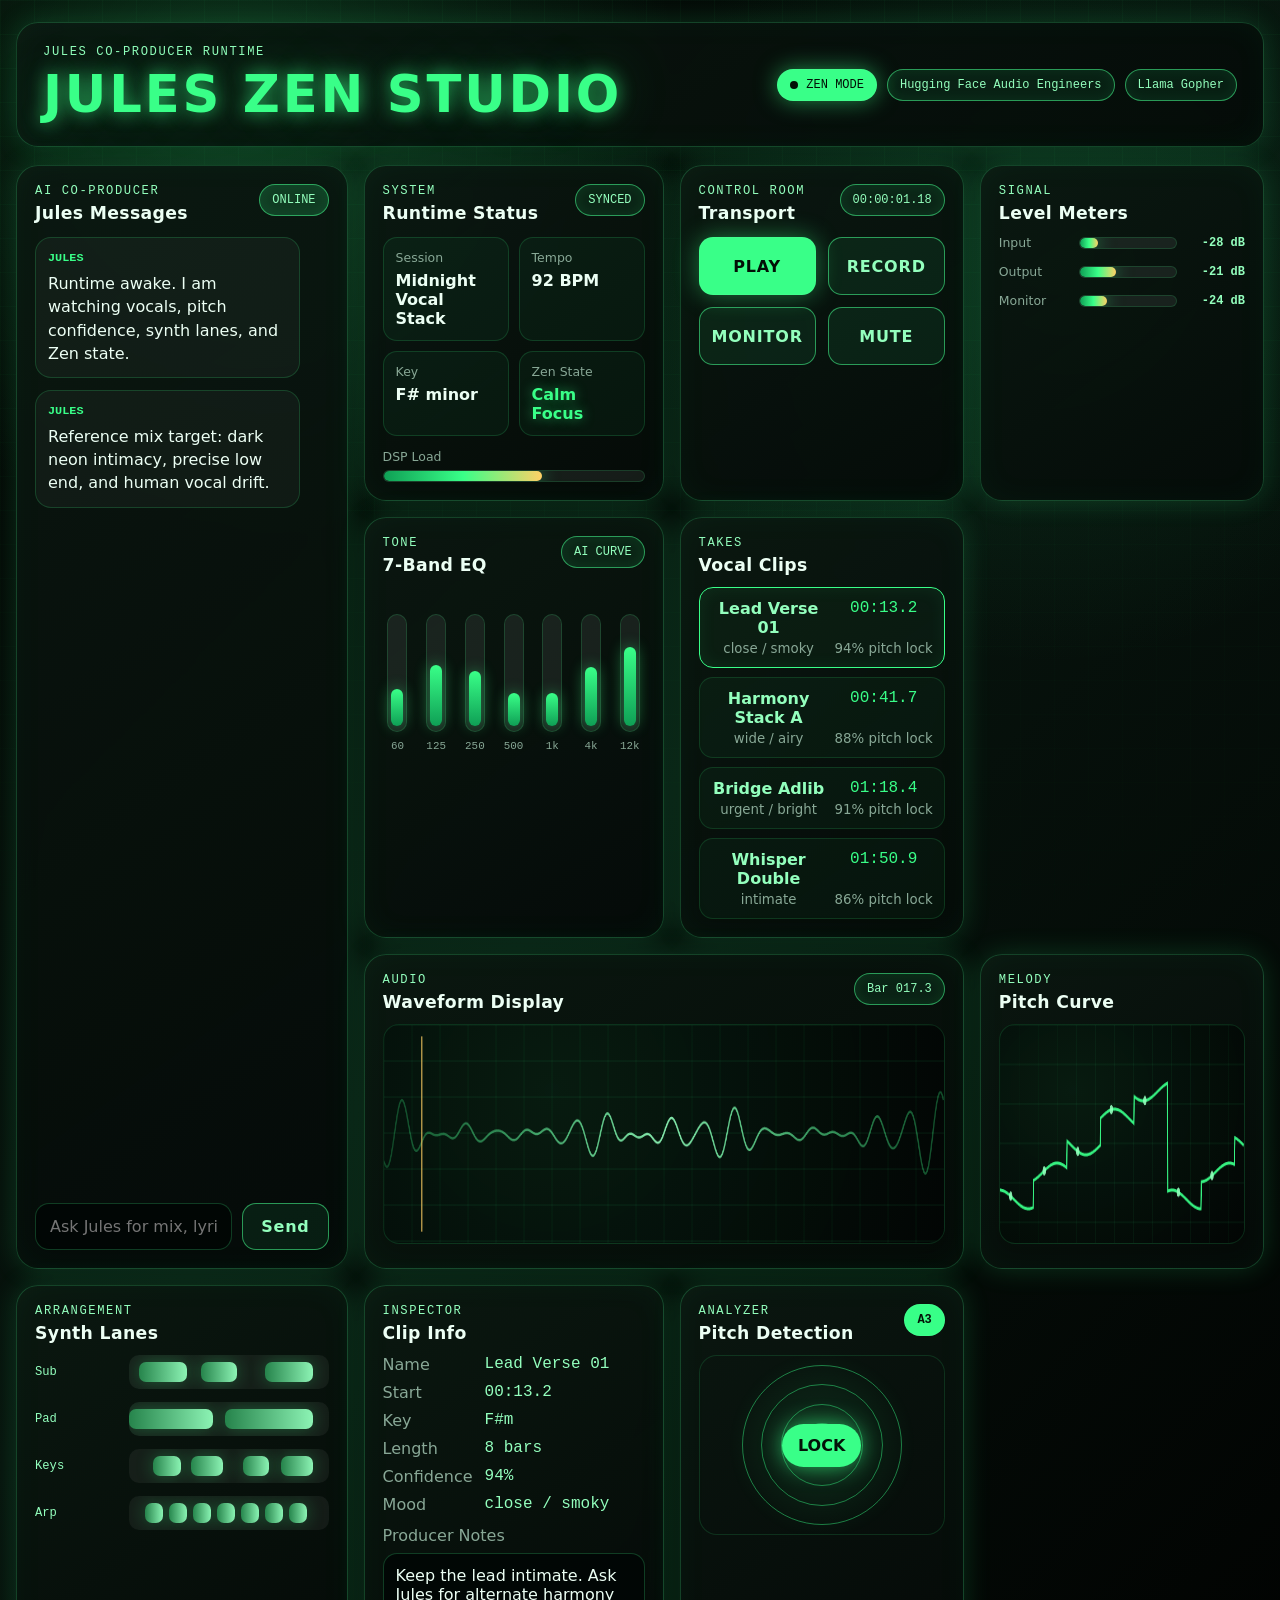
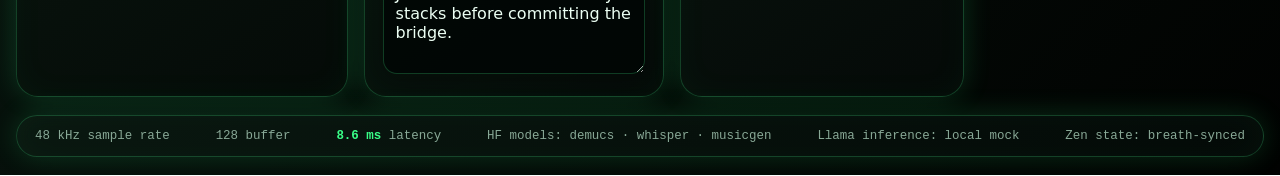
<file: jules_zen_studio/index.html>
<!DOCTYPE html>
<html lang="en">
<head>
  <meta charset="UTF-8" />
  <meta name="viewport" content="width=device-width, initial-scale=1.0" />
  <title>JULES ZEN STUDIO</title>
  <link rel="stylesheet" href="styles.css" />
</head>
<body>
  <div class="studio-shell">
    <header class="hero-panel glass-panel">
      <div>
        <p class="eyebrow">Jules Co-Producer Runtime</p>
        <h1>JULES ZEN STUDIO</h1>
      </div>
      <div class="mode-strip" aria-label="Runtime mode indicators">
        <span class="mode-pill active"><span class="pulse-dot"></span>ZEN MODE</span>
        <span class="mode-pill">Hugging Face Audio Engineers</span>
        <span class="mode-pill">Llama Gopher</span>
      </div>
    </header>

    <main class="dashboard-grid">
      <section class="glass-panel chat-panel" aria-labelledby="chat-title">
        <div class="panel-heading">
          <div>
            <p class="section-kicker">AI Co-Producer</p>
            <h2 id="chat-title">Jules Messages</h2>
          </div>
          <span class="status-chip online">ONLINE</span>
        </div>
        <div id="chatLog" class="chat-log" aria-live="polite"></div>
        <form id="chatForm" class="chat-form">
          <input id="chatInput" type="text" autocomplete="off" placeholder="Ask Jules for mix, lyric, or vocal ideas..." />
          <button type="submit">Send</button>
        </form>
      </section>

      <section class="glass-panel status-panel" aria-labelledby="status-title">
        <div class="panel-heading">
          <div>
            <p class="section-kicker">System</p>
            <h2 id="status-title">Runtime Status</h2>
          </div>
          <span class="status-chip">SYNCED</span>
        </div>
        <div class="status-grid">
          <div><span>Session</span><strong>Midnight Vocal Stack</strong></div>
          <div><span>Tempo</span><strong>92 BPM</strong></div>
          <div><span>Key</span><strong>F# minor</strong></div>
          <div><span>Zen State</span><strong class="neon-text">Calm Focus</strong></div>
        </div>
        <div class="cpu-card">
          <span>DSP Load</span>
          <div class="progress-track"><div id="dspLoad" class="progress-fill"></div></div>
        </div>
      </section>

      <section class="glass-panel transport-panel" aria-labelledby="transport-title">
        <div class="panel-heading">
          <div>
            <p class="section-kicker">Control Room</p>
            <h2 id="transport-title">Transport</h2>
          </div>
          <span id="clockReadout" class="mono-readout">00:00:00</span>
        </div>
        <div class="transport-buttons">
          <button class="transport-button primary" data-mode="play">PLAY</button>
          <button class="transport-button record" data-mode="record">RECORD</button>
          <button class="transport-button" data-mode="monitor">MONITOR</button>
          <button class="transport-button" data-mode="mute">MUTE</button>
        </div>
      </section>

      <section class="glass-panel meters-panel" aria-labelledby="meters-title">
        <div class="panel-heading compact">
          <div>
            <p class="section-kicker">Signal</p>
            <h2 id="meters-title">Level Meters</h2>
          </div>
        </div>
        <div class="meter-stack">
          <div class="meter-row"><span>Input</span><div class="meter"><div class="meter-fill" data-meter="input"></div></div><b id="inputDb">-12 dB</b></div>
          <div class="meter-row"><span>Output</span><div class="meter"><div class="meter-fill" data-meter="output"></div></div><b id="outputDb">-8 dB</b></div>
          <div class="meter-row"><span>Monitor</span><div class="meter"><div class="meter-fill" data-meter="monitor"></div></div><b id="monitorDb">-14 dB</b></div>
        </div>
      </section>

      <section class="glass-panel eq-panel" aria-labelledby="eq-title">
        <div class="panel-heading compact">
          <div>
            <p class="section-kicker">Tone</p>
            <h2 id="eq-title">7-Band EQ</h2>
          </div>
          <span class="status-chip">AI CURVE</span>
        </div>
        <div id="eqBands" class="eq-bands"></div>
      </section>

      <section class="glass-panel clips-panel" aria-labelledby="clips-title">
        <div class="panel-heading compact">
          <div>
            <p class="section-kicker">Takes</p>
            <h2 id="clips-title">Vocal Clips</h2>
          </div>
        </div>
        <div id="clipList" class="clip-list"></div>
      </section>

      <section class="glass-panel waveform-panel wide" aria-labelledby="waveform-title">
        <div class="panel-heading compact">
          <div>
            <p class="section-kicker">Audio</p>
            <h2 id="waveform-title">Waveform Display</h2>
          </div>
          <span class="mono-readout">Bar 017.3</span>
        </div>
        <canvas id="waveformCanvas" width="1000" height="230"></canvas>
      </section>

      <section class="glass-panel pitch-panel" aria-labelledby="pitch-title">
        <div class="panel-heading compact">
          <div>
            <p class="section-kicker">Melody</p>
            <h2 id="pitch-title">Pitch Curve</h2>
          </div>
        </div>
        <canvas id="pitchCanvas" width="640" height="210"></canvas>
      </section>

      <section class="glass-panel synth-panel" aria-labelledby="synth-title">
        <div class="panel-heading compact">
          <div>
            <p class="section-kicker">Arrangement</p>
            <h2 id="synth-title">Synth Lanes</h2>
          </div>
        </div>
        <div id="synthLanes" class="synth-lanes"></div>
      </section>

      <section class="glass-panel clip-info-panel" aria-labelledby="clip-info-title">
        <div class="panel-heading compact">
          <div>
            <p class="section-kicker">Inspector</p>
            <h2 id="clip-info-title">Clip Info</h2>
          </div>
        </div>
        <dl id="clipInfo" class="clip-info"></dl>
        <label class="notes-label" for="notesField">Producer Notes</label>
        <textarea id="notesField" rows="5">Keep the lead intimate. Ask Jules for alternate harmony stacks before committing the bridge.</textarea>
      </section>

      <section class="glass-panel detection-panel" aria-labelledby="detection-title">
        <div class="panel-heading compact">
          <div>
            <p class="section-kicker">Analyzer</p>
            <h2 id="detection-title">Pitch Detection</h2>
          </div>
          <span id="detectedNote" class="note-badge">F#3</span>
        </div>
        <div id="pitchRadar" class="pitch-radar">
          <span></span><span></span><span></span><span></span>
          <div class="radar-core">LOCK</div>
        </div>
      </section>
    </main>

    <footer class="footer-status glass-panel">
      <span>48 kHz sample rate</span>
      <span>128 buffer</span>
      <span><b id="latencyValue">7.8 ms</b> latency</span>
      <span>HF models: demucs · whisper · musicgen</span>
      <span>Llama inference: local mock</span>
      <span>Zen state: breath-synced</span>
    </footer>
  </div>
  <script src="app.js"></script>
</body>
</html>
</file>
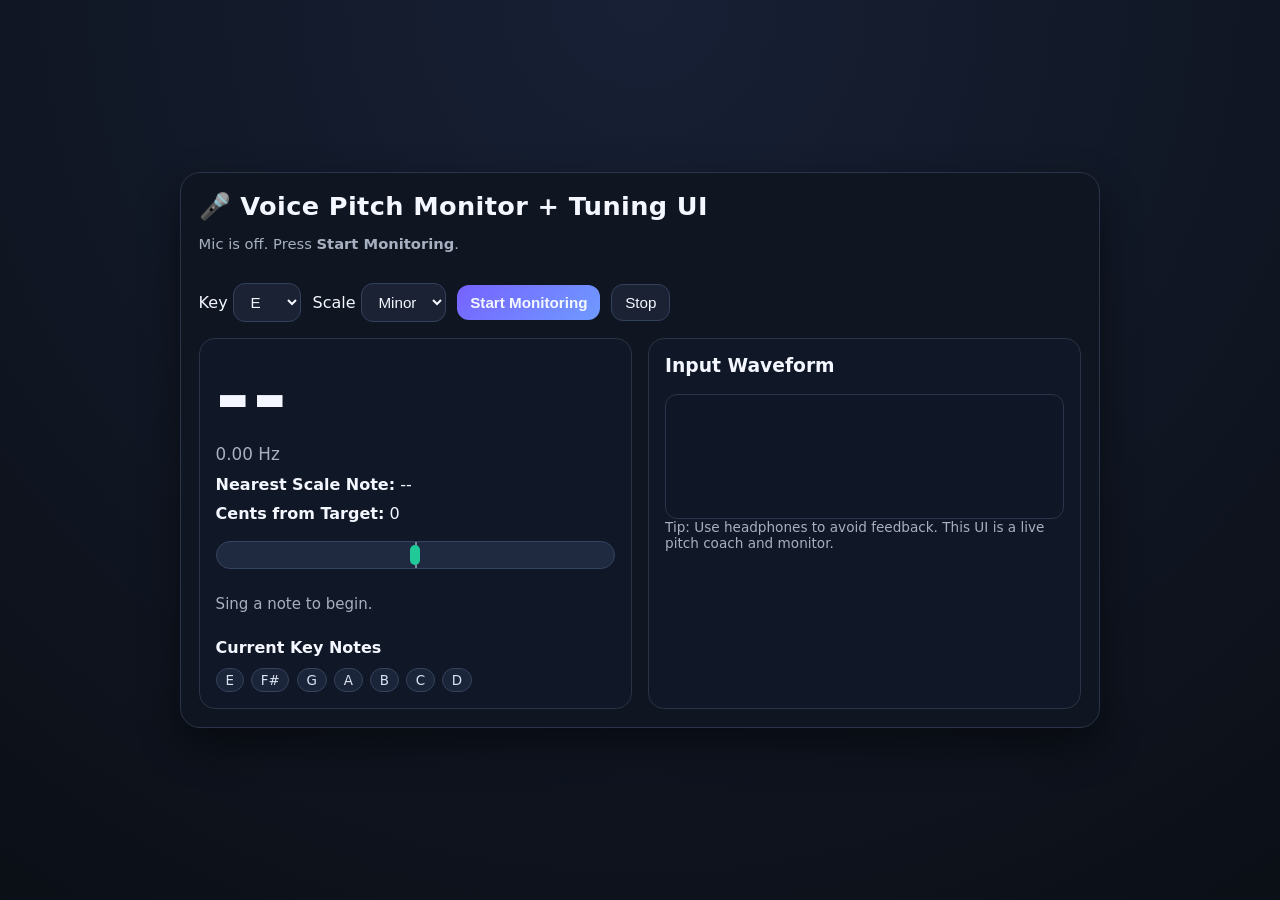
<file: pitch_monitor_ui.html>
<!DOCTYPE html>
<html lang="en">
<head>
  <meta charset="UTF-8" />
  <meta name="viewport" content="width=device-width, initial-scale=1.0" />
  <title>Live Pitch Monitor</title>
  <style>
    :root {
      color-scheme: dark;
      --bg: #0b0f16;
      --panel: #131a27;
      --accent: #7c5cff;
      --ok: #20c997;
      --warn: #ffc107;
      --danger: #ff6b6b;
      --text: #f4f7ff;
      --muted: #a7b0c0;
    }

    * { box-sizing: border-box; }
    body {
      margin: 0;
      font-family: Inter, system-ui, -apple-system, Segoe UI, Roboto, Arial, sans-serif;
      background: radial-gradient(circle at top, #172035, var(--bg));
      color: var(--text);
      min-height: 100vh;
      display: grid;
      place-items: center;
      padding: 1rem;
    }

    .app {
      width: min(920px, 100%);
      background: color-mix(in srgb, var(--panel) 85%, black);
      border: 1px solid #2a3448;
      border-radius: 20px;
      box-shadow: 0 18px 40px rgba(0, 0, 0, 0.45);
      padding: 1.1rem;
      display: grid;
      gap: 1rem;
    }

    .header {
      display: flex;
      justify-content: space-between;
      align-items: center;
      gap: 1rem;
      flex-wrap: wrap;
    }

    h1 {
      margin: 0;
      font-size: clamp(1.1rem, 2vw, 1.8rem);
      letter-spacing: 0.015em;
    }

    .controls {
      display: flex;
      gap: 0.7rem;
      flex-wrap: wrap;
      align-items: center;
    }

    button, select {
      border: 1px solid #33415d;
      background: #1a2233;
      color: var(--text);
      border-radius: 12px;
      padding: 0.55rem 0.8rem;
      font-size: 0.95rem;
    }

    button.primary {
      background: linear-gradient(135deg, #7662ff, #6f9bff);
      border: none;
      font-weight: 700;
    }

    .status {
      color: var(--muted);
      font-size: 0.92rem;
    }

    .grid {
      display: grid;
      gap: 1rem;
      grid-template-columns: 1fr;
    }

    @media (min-width: 900px) {
      .grid {
        grid-template-columns: 1fr 1fr;
      }
    }

    .card {
      background: #101726;
      border: 1px solid #2b3346;
      border-radius: 16px;
      padding: 1rem;
    }

    .pitch {
      display: grid;
      gap: 0.65rem;
      align-content: start;
    }

    .note {
      font-size: clamp(2.8rem, 7vw, 5.2rem);
      font-weight: 800;
      letter-spacing: 0.03em;
      line-height: 1;
    }

    .hz {
      color: var(--muted);
      font-size: 1.05rem;
      margin-top: -0.25rem;
    }

    .meter {
      margin-top: 0.5rem;
      position: relative;
      height: 28px;
      border-radius: 999px;
      background: #1f2a40;
      border: 1px solid #34435f;
      overflow: hidden;
    }

    .meter .center-line {
      position: absolute;
      left: 50%;
      top: 0;
      bottom: 0;
      width: 2px;
      background: #a7b0c0;
      opacity: 0.7;
    }

    .needle {
      position: absolute;
      top: 3px;
      bottom: 3px;
      width: 10px;
      border-radius: 8px;
      transform: translateX(-50%);
      background: var(--ok);
      left: 50%;
      transition: left 0.08s linear, background 0.08s linear;
    }

    .hint {
      font-size: 0.94rem;
      color: var(--muted);
    }

    .subtle {
      color: var(--muted);
      font-size: 0.85rem;
      margin: 0;
    }

    .scale-notes {
      display: flex;
      flex-wrap: wrap;
      gap: 0.45rem;
      margin-top: 0.65rem;
    }

    .pill {
      border-radius: 999px;
      border: 1px solid #36435e;
      background: #1b2539;
      padding: 0.24rem 0.55rem;
      font-size: 0.84rem;
      color: #dbe2f2;
    }

    canvas {
      width: 100%;
      height: 125px;
      background: #0f1625;
      border: 1px solid #2b344a;
      border-radius: 12px;
      display: block;
    }
  </style>
</head>
<body>
  <main class="app">
    <div class="header">
      <div>
        <h1>🎤 Voice Pitch Monitor + Tuning UI</h1>
        <p class="status" id="status">Mic is off. Press <strong>Start Monitoring</strong>.</p>
      </div>
      <div class="controls">
        <label>
          Key
          <select id="keySelect"></select>
        </label>
        <label>
          Scale
          <select id="scaleSelect">
            <option value="major">Major</option>
            <option value="minor" selected>Minor</option>
          </select>
        </label>
        <button id="startBtn" class="primary">Start Monitoring</button>
        <button id="stopBtn">Stop</button>
      </div>
    </div>

    <div class="grid">
      <section class="card pitch">
        <div class="note" id="noteLabel">--</div>
        <div class="hz" id="freqLabel">0.00 Hz</div>
        <div><strong>Nearest Scale Note:</strong> <span id="targetLabel">--</span></div>
        <div><strong>Cents from Target:</strong> <span id="centsLabel">0</span></div>

        <div class="meter">
          <div class="center-line"></div>
          <div class="needle" id="needle"></div>
        </div>
        <p class="hint" id="tuneHint">Sing a note to begin.</p>

        <div>
          <strong>Current Key Notes</strong>
          <div class="scale-notes" id="scaleNotes"></div>
        </div>
      </section>

      <section class="card">
        <h3 style="margin-top:0">Input Waveform</h3>
        <canvas id="waveCanvas" width="700" height="125"></canvas>
        <p class="subtle">Tip: Use headphones to avoid feedback. This UI is a live pitch coach and monitor.</p>
      </section>
    </div>
  </main>

  <script>
    const NOTE_NAMES = ["C", "C#", "D", "D#", "E", "F", "F#", "G", "G#", "A", "A#", "B"];
    const MAJOR = [0, 2, 4, 5, 7, 9, 11];
    const MINOR = [0, 2, 3, 5, 7, 8, 10];

    const keySelect = document.getElementById("keySelect");
    const scaleSelect = document.getElementById("scaleSelect");
    const statusEl = document.getElementById("status");
    const noteLabel = document.getElementById("noteLabel");
    const freqLabel = document.getElementById("freqLabel");
    const targetLabel = document.getElementById("targetLabel");
    const centsLabel = document.getElementById("centsLabel");
    const tuneHint = document.getElementById("tuneHint");
    const needle = document.getElementById("needle");
    const scaleNotes = document.getElementById("scaleNotes");
    const waveCanvas = document.getElementById("waveCanvas");
    const waveCtx = waveCanvas.getContext("2d");

    const startBtn = document.getElementById("startBtn");
    const stopBtn = document.getElementById("stopBtn");

    NOTE_NAMES.forEach((n, i) => {
      const option = document.createElement("option");
      option.value = String(i);
      option.textContent = n;
      if (n === "E") option.selected = true;
      keySelect.appendChild(option);
    });

    let audioCtx;
    let analyser;
    let mediaStream;
    let source;
    let rafId;
    let timeData;

    function updateScaleList() {
      scaleNotes.innerHTML = "";
      const root = Number(keySelect.value);
      const intervals = scaleSelect.value === "major" ? MAJOR : MINOR;
      intervals.map(i => NOTE_NAMES[(root + i) % 12]).forEach(note => {
        const el = document.createElement("span");
        el.className = "pill";
        el.textContent = note;
        scaleNotes.appendChild(el);
      });
    }

    function noteNumberFromFrequency(freq) {
      return 69 + 12 * Math.log2(freq / 440);
    }

    function frequencyFromNoteNumber(note) {
      return 440 * Math.pow(2, (note - 69) / 12);
    }

    function noteName(noteNum) {
      const note = Math.round(noteNum);
      const name = NOTE_NAMES[((note % 12) + 12) % 12];
      const octave = Math.floor(note / 12) - 1;
      return `${name}${octave}`;
    }

    function centsOff(freq, targetFreq) {
      return 1200 * Math.log2(freq / targetFreq);
    }

    function nearestScaleNote(freq) {
      const root = Number(keySelect.value);
      const intervals = scaleSelect.value === "major" ? MAJOR : MINOR;
      const midi = noteNumberFromFrequency(freq);
      const rounded = Math.round(midi);
      const octave = Math.floor(rounded / 12);

      let best = null;
      for (let oct = octave - 1; oct <= octave + 1; oct++) {
        for (const i of intervals) {
          const midiCandidate = oct * 12 + ((root + i) % 12);
          const diff = Math.abs(midi - midiCandidate);
          if (!best || diff < best.diff) {
            best = { midi: midiCandidate, diff };
          }
        }
      }

      const targetFreq = frequencyFromNoteNumber(best.midi);
      return {
        midi: best.midi,
        freq: targetFreq,
        label: noteName(best.midi),
      };
    }

    function autoCorrelate(buffer, sampleRate) {
      const SIZE = buffer.length;
      let rms = 0;
      for (let i = 0; i < SIZE; i++) rms += buffer[i] * buffer[i];
      rms = Math.sqrt(rms / SIZE);
      if (rms < 0.01) return -1;

      let r1 = 0;
      let r2 = SIZE - 1;
      const thres = 0.2;
      for (let i = 0; i < SIZE / 2; i++) {
        if (Math.abs(buffer[i]) < thres) { r1 = i; break; }
      }
      for (let i = 1; i < SIZE / 2; i++) {
        if (Math.abs(buffer[SIZE - i]) < thres) { r2 = SIZE - i; break; }
      }

      const trimmed = buffer.slice(r1, r2);
      const len = trimmed.length;
      const c = new Array(len).fill(0);
      for (let i = 0; i < len; i++) {
        for (let j = 0; j < len - i; j++) {
          c[i] += trimmed[j] * trimmed[j + i];
        }
      }

      let d = 0;
      while (c[d] > c[d + 1]) d++;

      let maxval = -1;
      let maxpos = -1;
      for (let i = d; i < len; i++) {
        if (c[i] > maxval) {
          maxval = c[i];
          maxpos = i;
        }
      }
      if (maxpos <= 0) return -1;

      const T0 = maxpos;
      return sampleRate / T0;
    }

    function drawWave() {
      const width = waveCanvas.width;
      const height = waveCanvas.height;
      waveCtx.fillStyle = "#0f1625";
      waveCtx.fillRect(0, 0, width, height);
      waveCtx.strokeStyle = "#6f9bff";
      waveCtx.lineWidth = 2;
      waveCtx.beginPath();

      for (let i = 0; i < timeData.length; i++) {
        const v = (timeData[i] - 128) / 128;
        const x = (i / timeData.length) * width;
        const y = height / 2 + v * (height / 2.2);
        if (i === 0) waveCtx.moveTo(x, y);
        else waveCtx.lineTo(x, y);
      }
      waveCtx.stroke();
    }

    function renderFrame() {
      if (!analyser) return;
      analyser.getByteTimeDomainData(timeData);
      drawWave();

      const floatBuf = new Float32Array(timeData.length);
      for (let i = 0; i < timeData.length; i++) {
        floatBuf[i] = (timeData[i] - 128) / 128;
      }
      const freq = autoCorrelate(floatBuf, audioCtx.sampleRate);

      if (freq > 50 && freq < 1500) {
        const midi = noteNumberFromFrequency(freq);
        const closest = Math.round(midi);
        noteLabel.textContent = noteName(closest);
        freqLabel.textContent = `${freq.toFixed(2)} Hz`;

        const target = nearestScaleNote(freq);
        targetLabel.textContent = `${target.label} (${target.freq.toFixed(2)} Hz)`;

        const cents = centsOff(freq, target.freq);
        centsLabel.textContent = `${cents >= 0 ? "+" : ""}${cents.toFixed(1)} cents`;

        const pos = Math.max(0, Math.min(100, 50 + (cents / 50) * 50));
        needle.style.left = `${pos}%`;

        const abs = Math.abs(cents);
        if (abs <= 10) {
          needle.style.background = "var(--ok)";
          tuneHint.textContent = "Great! You're in tune for the selected key.";
        } else if (abs <= 25) {
          needle.style.background = "var(--warn)";
          tuneHint.textContent = cents > 0 ? "A little sharp — relax pitch slightly." : "A little flat — raise pitch slightly.";
        } else {
          needle.style.background = "var(--danger)";
          tuneHint.textContent = cents > 0 ? "Sharp — come down toward center." : "Flat — come up toward center.";
        }
      } else {
        noteLabel.textContent = "--";
        freqLabel.textContent = "0.00 Hz";
        targetLabel.textContent = "--";
        centsLabel.textContent = "0";
        needle.style.left = "50%";
        tuneHint.textContent = "Sing a clear sustained note to track pitch.";
      }

      rafId = requestAnimationFrame(renderFrame);
    }

    async function startMonitoring() {
      try {
        mediaStream = await navigator.mediaDevices.getUserMedia({ audio: true });
        audioCtx = new (window.AudioContext || window.webkitAudioContext)();
        analyser = audioCtx.createAnalyser();
        analyser.fftSize = 2048;
        timeData = new Uint8Array(analyser.fftSize);

        source = audioCtx.createMediaStreamSource(mediaStream);
        source.connect(analyser);

        statusEl.textContent = "Monitoring live microphone input (analysis mode).";
        if (rafId) cancelAnimationFrame(rafId);
        renderFrame();
      } catch (err) {
        statusEl.textContent = `Mic access failed: ${err.message}`;
      }
    }

    function stopMonitoring() {
      if (rafId) cancelAnimationFrame(rafId);
      rafId = null;
      if (mediaStream) {
        mediaStream.getTracks().forEach(track => track.stop());
        mediaStream = null;
      }
      if (audioCtx) {
        audioCtx.close();
        audioCtx = null;
      }
      analyser = null;
      statusEl.textContent = "Mic stopped.";
    }

    startBtn.addEventListener("click", startMonitoring);
    stopBtn.addEventListener("click", stopMonitoring);
    keySelect.addEventListener("change", updateScaleList);
    scaleSelect.addEventListener("change", updateScaleList);

    updateScaleList();
  </script>
</body>
</html>
</file>
<file: jules_zen_studio/styles.css>
:root {
  --bg: #030604;
  --panel: rgba(9, 20, 15, 0.9);
  --panel-soft: rgba(13, 34, 24, 0.72);
  --line: rgba(69, 255, 145, 0.22);
  --line-strong: rgba(69, 255, 145, 0.55);
  --green: #39ff88;
  --green-2: #93ffbd;
  --green-dim: #0f9f55;
  --red: #ff396a;
  --amber: #ffd166;
  --text: #ecfff4;
  --muted: #88a896;
  --shadow: 0 0 28px rgba(57, 255, 136, 0.16);
}

* { box-sizing: border-box; }

body {
  margin: 0;
  min-height: 100vh;
  color: var(--text);
  font-family: Inter, ui-sans-serif, system-ui, -apple-system, BlinkMacSystemFont, "Segoe UI", sans-serif;
  background:
    radial-gradient(circle at 18% 5%, rgba(57, 255, 136, 0.18), transparent 28rem),
    radial-gradient(circle at 82% 14%, rgba(31, 176, 96, 0.16), transparent 26rem),
    linear-gradient(135deg, #020302 0%, #07130d 48%, #010201 100%);
  overflow-x: hidden;
}

body::before {
  content: "";
  position: fixed;
  inset: 0;
  pointer-events: none;
  background-image:
    linear-gradient(rgba(57, 255, 136, 0.035) 1px, transparent 1px),
    linear-gradient(90deg, rgba(57, 255, 136, 0.035) 1px, transparent 1px);
  background-size: 34px 34px;
  mask-image: linear-gradient(to bottom, rgba(0,0,0,0.9), rgba(0,0,0,0.2));
}

button, input, textarea { font: inherit; }

button { cursor: pointer; }

.studio-shell {
  position: relative;
  z-index: 1;
  width: min(1720px, calc(100% - 32px));
  margin: 0 auto;
  padding: 22px 0 18px;
}

.glass-panel {
  border: 1px solid var(--line);
  border-radius: 22px;
  background: linear-gradient(145deg, rgba(11, 24, 17, 0.94), rgba(5, 10, 8, 0.9));
  box-shadow: var(--shadow), inset 0 0 34px rgba(57, 255, 136, 0.035);
  backdrop-filter: blur(12px);
}

.hero-panel {
  display: flex;
  justify-content: space-between;
  align-items: center;
  gap: 18px;
  padding: 22px 26px;
  margin-bottom: 18px;
}

.eyebrow, .section-kicker {
  margin: 0 0 5px;
  color: var(--green-2);
  font-family: "SFMono-Regular", "Cascadia Code", "Roboto Mono", Consolas, monospace;
  text-transform: uppercase;
  letter-spacing: 0.13em;
  font-size: 0.76rem;
}

h1, h2 { margin: 0; }

h1 {
  color: var(--green);
  font-size: clamp(2rem, 4vw, 4.6rem);
  font-weight: 800;
  letter-spacing: 0.055em;
  text-shadow: 0 0 18px rgba(57, 255, 136, 0.68), 0 0 56px rgba(57, 255, 136, 0.28);
}

h2 { font-size: 1.08rem; letter-spacing: 0.02em; }

.mode-strip { display: flex; flex-wrap: wrap; gap: 10px; justify-content: flex-end; }

.mode-pill, .status-chip, .note-badge, .mono-readout {
  display: inline-flex;
  align-items: center;
  gap: 8px;
  border: 1px solid var(--line-strong);
  border-radius: 999px;
  padding: 8px 12px;
  color: var(--green-2);
  background: rgba(57, 255, 136, 0.08);
  font-family: "SFMono-Regular", "Cascadia Code", "Roboto Mono", Consolas, monospace;
  font-size: 0.75rem;
  box-shadow: inset 0 0 14px rgba(57, 255, 136, 0.08);
}

.mode-pill.active { color: #021006; background: var(--green); box-shadow: 0 0 22px rgba(57, 255, 136, 0.5); }

.pulse-dot {
  width: 8px;
  height: 8px;
  border-radius: 50%;
  background: #021006;
  animation: pulse 1.4s infinite;
}

.dashboard-grid {
  display: grid;
  grid-template-columns: 1.05fr 0.95fr 0.9fr 0.9fr;
  grid-auto-rows: minmax(145px, auto);
  gap: 16px;
}

.dashboard-grid > section { padding: 18px; min-width: 0; }

.chat-panel { grid-row: span 3; min-height: 560px; display: flex; flex-direction: column; }
.status-panel, .transport-panel, .meters-panel, .eq-panel, .clips-panel,
.pitch-panel, .synth-panel, .clip-info-panel, .detection-panel { min-height: 210px; }
.waveform-panel { grid-column: span 2; }
.wide { min-height: 315px; }

.panel-heading { display: flex; justify-content: space-between; align-items: flex-start; gap: 14px; margin-bottom: 14px; }
.panel-heading.compact { margin-bottom: 12px; }
.status-chip.online { background: rgba(57, 255, 136, 0.16); }

.chat-log {
  flex: 1;
  overflow: auto;
  padding-right: 6px;
  display: flex;
  flex-direction: column;
  gap: 12px;
}

.message {
  width: 92%;
  border: 1px solid rgba(57, 255, 136, 0.18);
  border-radius: 16px;
  padding: 12px;
  background: rgba(255,255,255,0.035);
  line-height: 1.45;
}

.message.user { align-self: flex-end; border-color: rgba(147, 255, 189, 0.38); background: rgba(57, 255, 136, 0.1); }
.message strong { display: block; margin-bottom: 5px; color: var(--green); font-family: "SFMono-Regular", "Cascadia Code", "Roboto Mono", Consolas, monospace; font-size: 0.74rem; text-transform: uppercase; }

.chat-form { display: grid; grid-template-columns: 1fr auto; gap: 10px; margin-top: 14px; }
.chat-form input, textarea {
  width: 100%;
  border: 1px solid var(--line);
  border-radius: 14px;
  color: var(--text);
  background: rgba(1, 6, 4, 0.78);
  outline: none;
}
.chat-form input { padding: 13px 14px; }
.chat-form input:focus, textarea:focus { border-color: var(--green); box-shadow: 0 0 0 3px rgba(57, 255, 136, 0.13); }
.chat-form button, .transport-button {
  border: 1px solid var(--line-strong);
  border-radius: 14px;
  color: var(--green-2);
  background: rgba(57, 255, 136, 0.08);
  font-weight: 800;
  letter-spacing: 0.05em;
}
.chat-form button { padding: 0 18px; }

.status-grid { display: grid; grid-template-columns: repeat(2, minmax(0, 1fr)); gap: 10px; }
.status-grid div {
  border: 1px solid rgba(57, 255, 136, 0.16);
  border-radius: 14px;
  padding: 12px;
  background: rgba(57, 255, 136, 0.045);
}
.status-grid span, .cpu-card span, .meter-row span { display: block; color: var(--muted); font-size: 0.78rem; margin-bottom: 6px; }
.neon-text { color: var(--green); text-shadow: 0 0 12px rgba(57,255,136,0.52); }
.cpu-card { margin-top: 13px; }
.progress-track, .meter {
  overflow: hidden;
  height: 12px;
  border-radius: 999px;
  background: rgba(255,255,255,0.07);
  border: 1px solid rgba(57, 255, 136, 0.15);
}
.progress-fill, .meter-fill {
  height: 100%;
  width: 40%;
  border-radius: inherit;
  background: linear-gradient(90deg, var(--green-dim), var(--green), var(--amber));
  box-shadow: 0 0 18px rgba(57,255,136,0.6);
  transition: width 180ms ease;
}

.transport-buttons { display: grid; grid-template-columns: repeat(2, 1fr); gap: 12px; }
.transport-button { min-height: 58px; }
.transport-button.primary, .transport-button.active { color: #021006; background: var(--green); box-shadow: 0 0 24px rgba(57,255,136,0.42); }
.transport-button.record.active, .transport-button.record:hover { color: white; border-color: var(--red); background: rgba(255,57,106,0.72); box-shadow: 0 0 24px rgba(255,57,106,0.34); }

.meter-stack { display: grid; gap: 14px; }
.meter-row { display: grid; grid-template-columns: 70px 1fr 58px; gap: 10px; align-items: center; }
.meter-row span { margin: 0; }
.meter-row b { font-family: "SFMono-Regular", "Cascadia Code", "Roboto Mono", Consolas, monospace; color: var(--green-2); font-size: 0.75rem; text-align: right; }

.eq-bands { display: flex; align-items: end; justify-content: space-between; gap: 9px; min-height: 165px; }
.eq-band { display: grid; justify-items: center; gap: 8px; flex: 1; }
.eq-slider {
  position: relative;
  width: 20px;
  height: 118px;
  border-radius: 999px;
  background: rgba(255,255,255,0.07);
  border: 1px solid rgba(57, 255, 136, 0.16);
}
.eq-slider::after {
  content: "";
  position: absolute;
  left: 3px;
  right: 3px;
  bottom: 5px;
  height: var(--gain);
  border-radius: 999px;
  background: linear-gradient(0deg, var(--green-dim), var(--green));
  box-shadow: 0 0 15px rgba(57,255,136,0.48);
}
.eq-band label { font-family: "SFMono-Regular", "Cascadia Code", "Roboto Mono", Consolas, monospace; color: var(--muted); font-size: 0.68rem; }

.clip-list { display: grid; gap: 9px; }
.clip-item {
  display: grid;
  grid-template-columns: 1fr auto;
  gap: 4px 8px;
  border: 1px solid rgba(57, 255, 136, 0.14);
  border-radius: 14px;
  padding: 11px;
  background: rgba(57,255,136,0.04);
}
.clip-item.active { border-color: var(--green); box-shadow: inset 0 0 18px rgba(57,255,136,0.07); }
.clip-item strong { color: var(--green-2); }
.clip-item small { color: var(--muted); }
.clip-item em { color: var(--green); font-style: normal; font-family: "SFMono-Regular", "Cascadia Code", "Roboto Mono", Consolas, monospace; }

canvas {
  display: block;
  width: 100%;
  height: 220px;
  border: 1px solid rgba(57, 255, 136, 0.14);
  border-radius: 16px;
  background: radial-gradient(circle at 30% 30%, rgba(57,255,136,0.08), rgba(0,0,0,0.4)), #030806;
}

.synth-lanes { display: grid; gap: 13px; }
.lane { display: grid; grid-template-columns: 82px 1fr; gap: 12px; align-items: center; }
.lane-name { color: var(--green-2); font-family: "SFMono-Regular", "Cascadia Code", "Roboto Mono", Consolas, monospace; font-size: 0.76rem; }
.lane-track { position: relative; height: 34px; border-radius: 10px; background: rgba(255,255,255,0.055); overflow: hidden; }
.lane-block { position: absolute; top: 7px; height: 20px; border-radius: 7px; background: linear-gradient(90deg, rgba(57,255,136,0.45), rgba(147,255,189,0.95)); box-shadow: 0 0 18px rgba(57,255,136,0.28); }

.clip-info { display: grid; grid-template-columns: auto 1fr; gap: 9px 12px; margin: 0 0 12px; }
.clip-info dt { color: var(--muted); }
.clip-info dd { margin: 0; color: var(--green-2); font-family: "SFMono-Regular", "Cascadia Code", "Roboto Mono", Consolas, monospace; }
.notes-label { display: block; color: var(--muted); margin-bottom: 8px; }
textarea { resize: vertical; padding: 12px; min-height: 112px; }

.pitch-radar {
  position: relative;
  display: grid;
  place-items: center;
  height: 180px;
  border: 1px solid rgba(57,255,136,0.14);
  border-radius: 18px;
  overflow: hidden;
  background: radial-gradient(circle, rgba(57,255,136,0.13), transparent 62%);
}
.pitch-radar span {
  position: absolute;
  width: var(--size, 44px);
  height: var(--size, 44px);
  border: 1px solid rgba(57,255,136,0.45);
  border-radius: 50%;
  animation: radar 2.8s infinite ease-out;
}
.pitch-radar span:nth-child(2) { --size: 82px; animation-delay: 0.25s; }
.pitch-radar span:nth-child(3) { --size: 122px; animation-delay: 0.5s; }
.pitch-radar span:nth-child(4) { --size: 160px; animation-delay: 0.75s; }
.radar-core { z-index: 1; color: #031107; background: var(--green); border-radius: 999px; padding: 12px 16px; font-weight: 900; box-shadow: 0 0 22px rgba(57,255,136,0.65); }
.note-badge { color: #031107; background: var(--green); font-weight: 800; }

.footer-status {
  display: flex;
  flex-wrap: wrap;
  justify-content: space-between;
  gap: 10px 18px;
  margin-top: 18px;
  padding: 13px 18px;
  color: var(--muted);
  font-family: "SFMono-Regular", "Cascadia Code", "Roboto Mono", Consolas, monospace;
  font-size: 0.78rem;
}
.footer-status b { color: var(--green); }

@keyframes pulse { 0%, 100% { opacity: 0.45; transform: scale(0.8); } 50% { opacity: 1; transform: scale(1.18); } }
@keyframes radar { 0% { opacity: 1; transform: scale(0.82); } 100% { opacity: 0; transform: scale(1.25); } }

@media (max-width: 1180px) {
  .dashboard-grid { grid-template-columns: repeat(2, minmax(0, 1fr)); }
  .chat-panel { grid-row: span 2; }
}

@media (max-width: 760px) {
  .studio-shell { width: min(100% - 20px, 720px); padding-top: 10px; }
  .hero-panel { align-items: flex-start; flex-direction: column; }
  .mode-strip { justify-content: flex-start; }
  .dashboard-grid { grid-template-columns: 1fr; }
  .chat-panel, .waveform-panel { grid-column: auto; grid-row: auto; }
  .chat-panel { min-height: 470px; }
  .status-grid, .transport-buttons { grid-template-columns: 1fr; }
  .meter-row { grid-template-columns: 62px 1fr 54px; }
}
</file>
